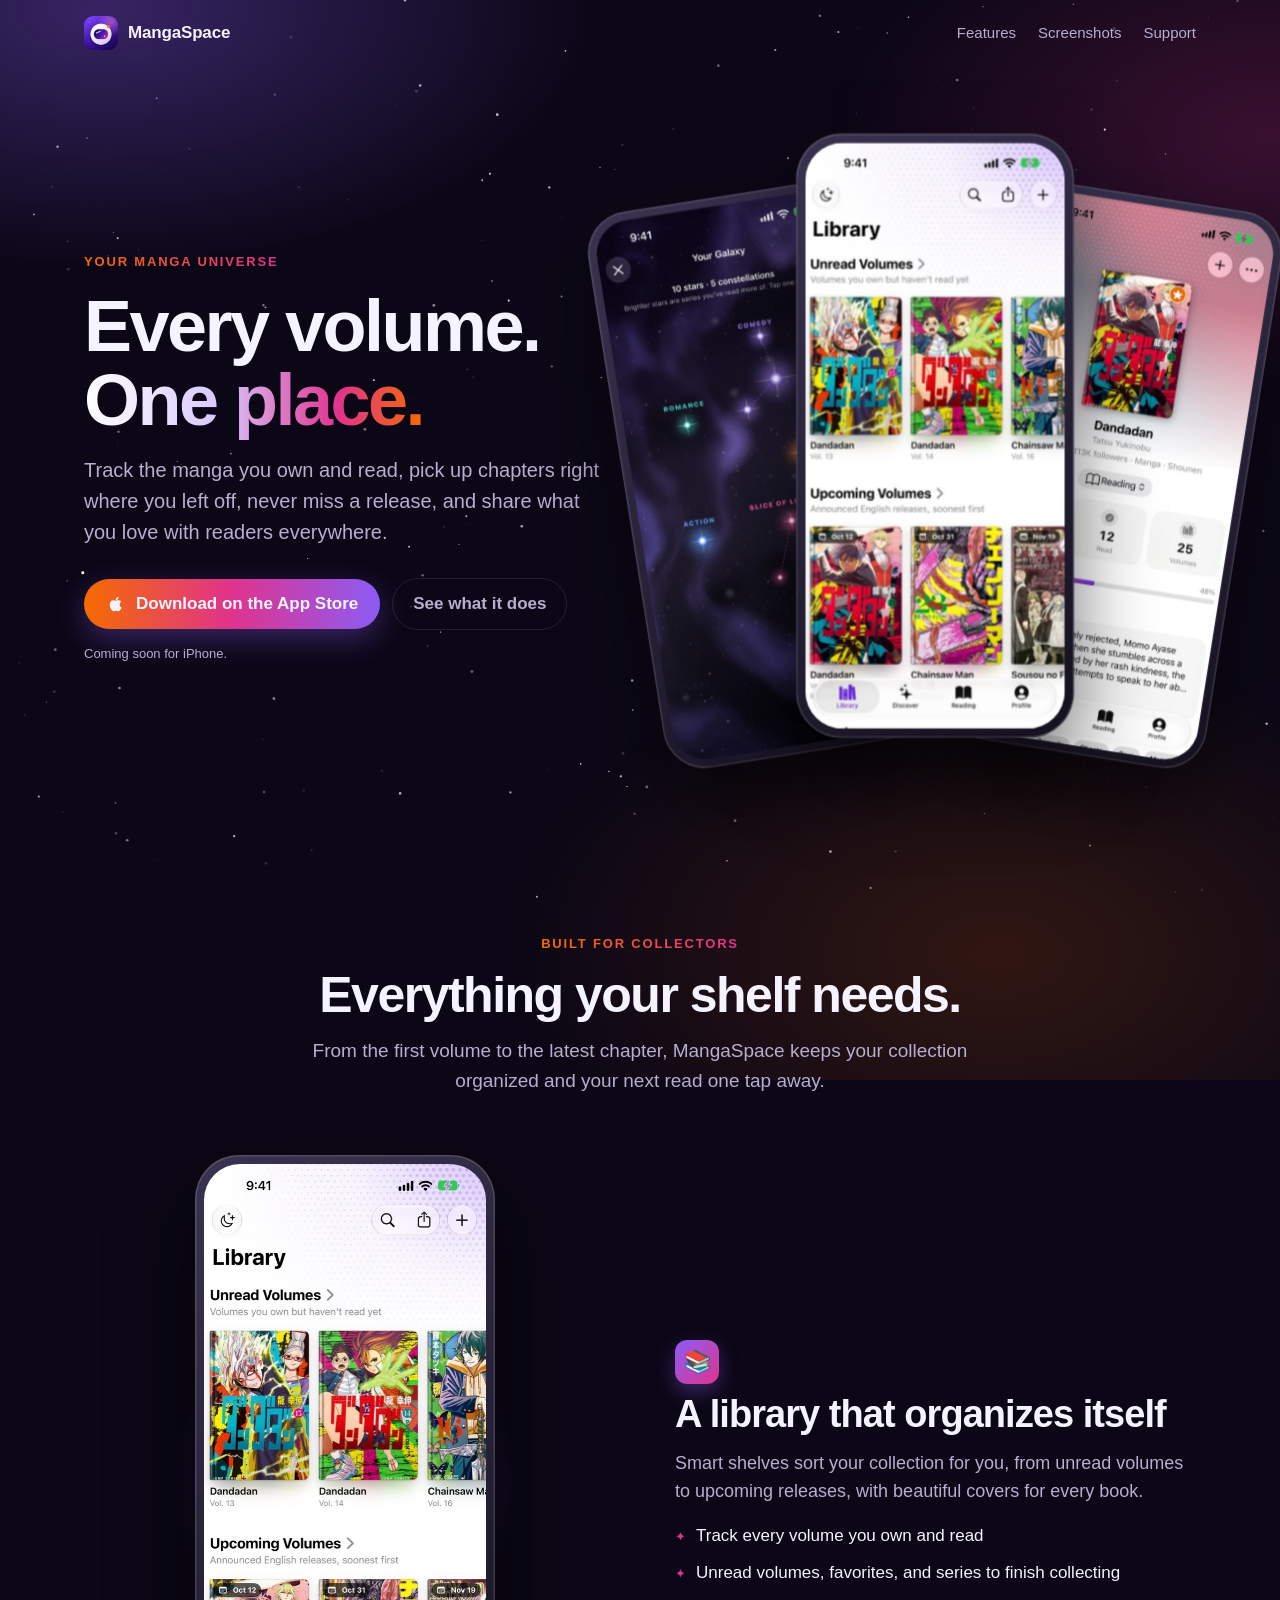
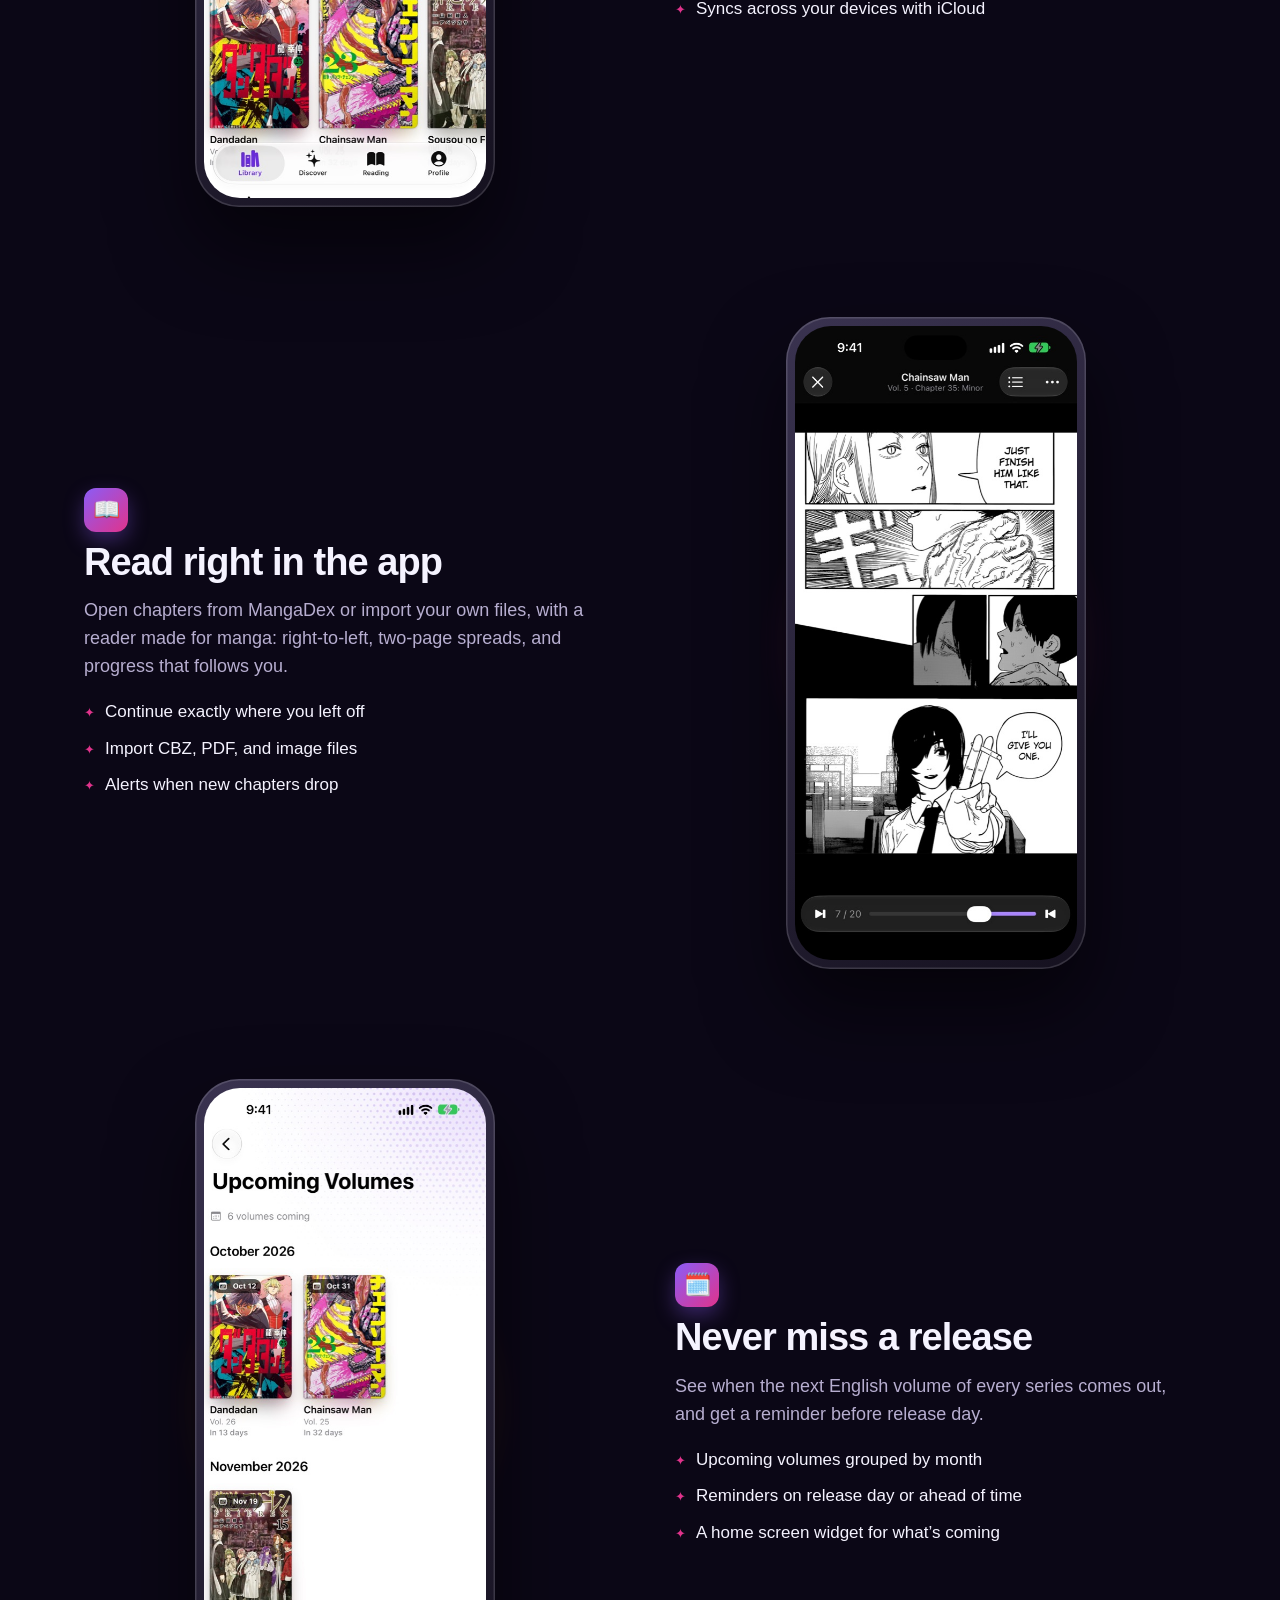
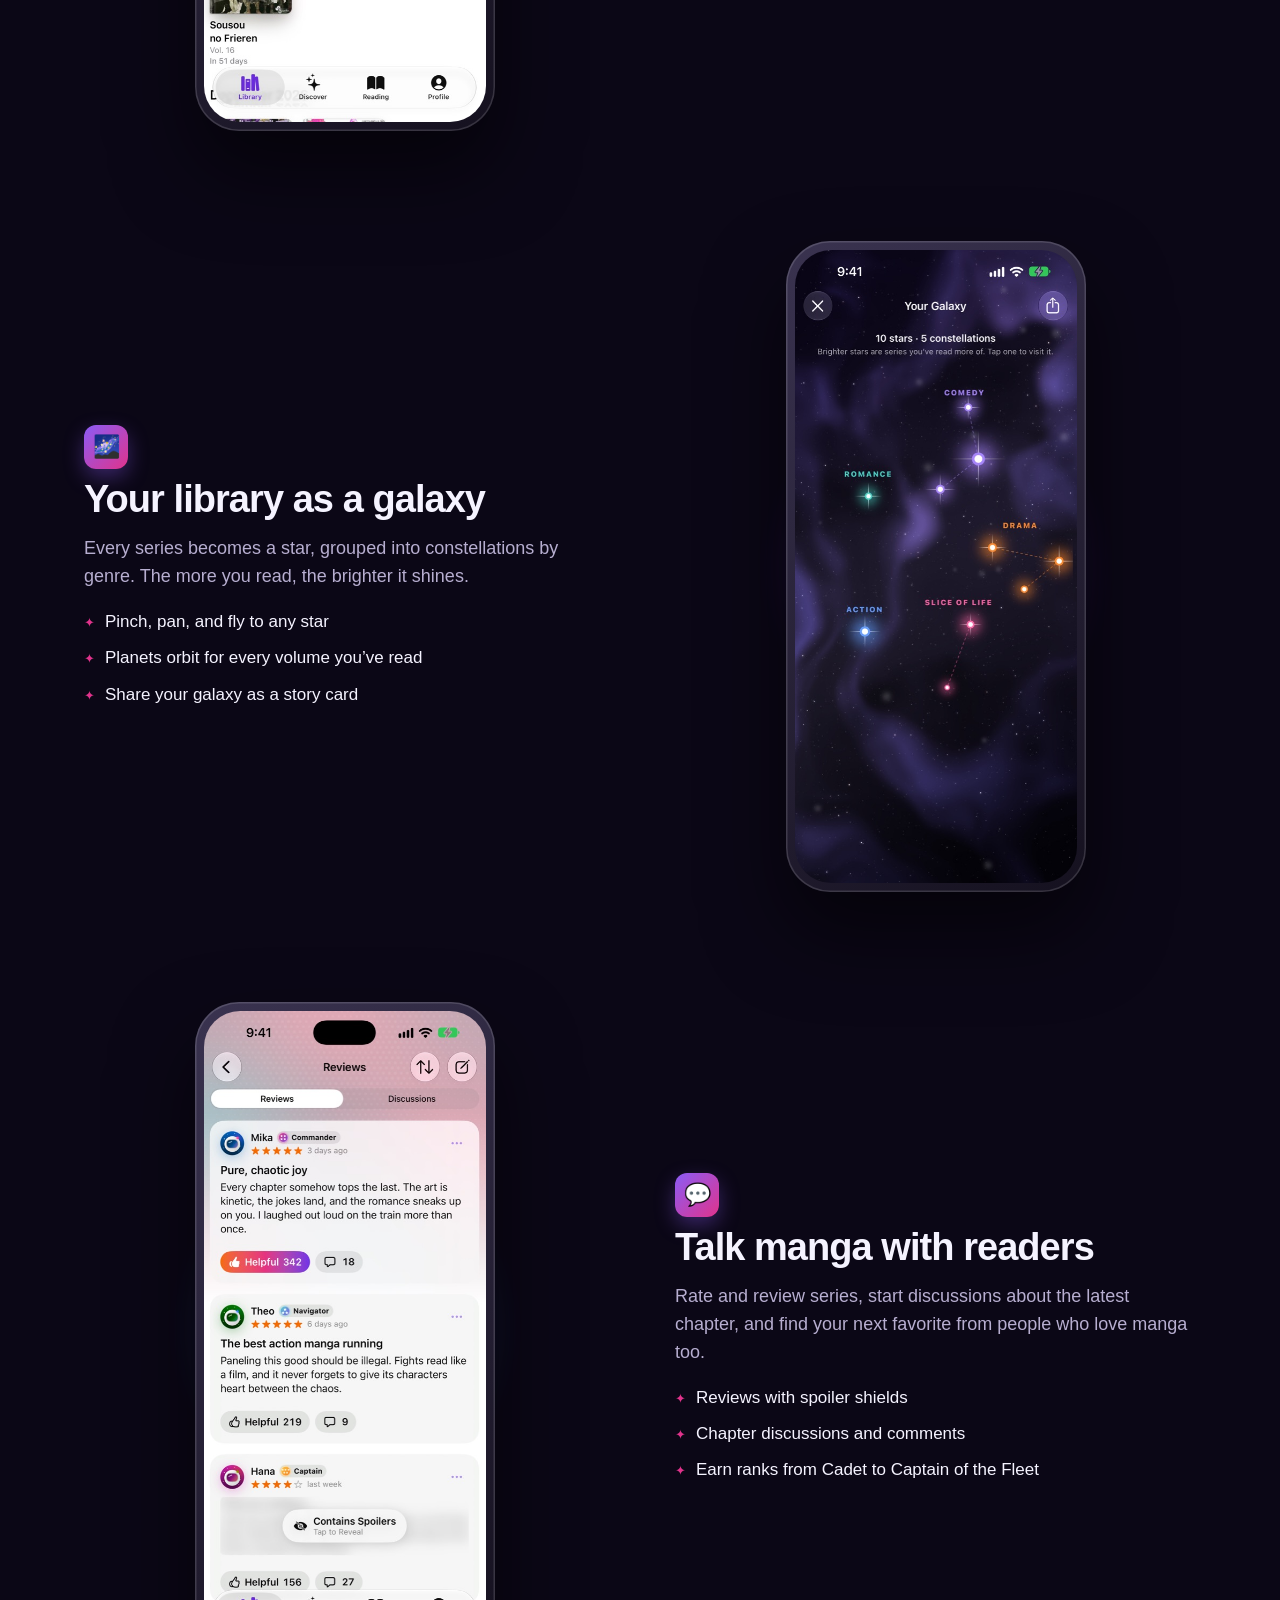
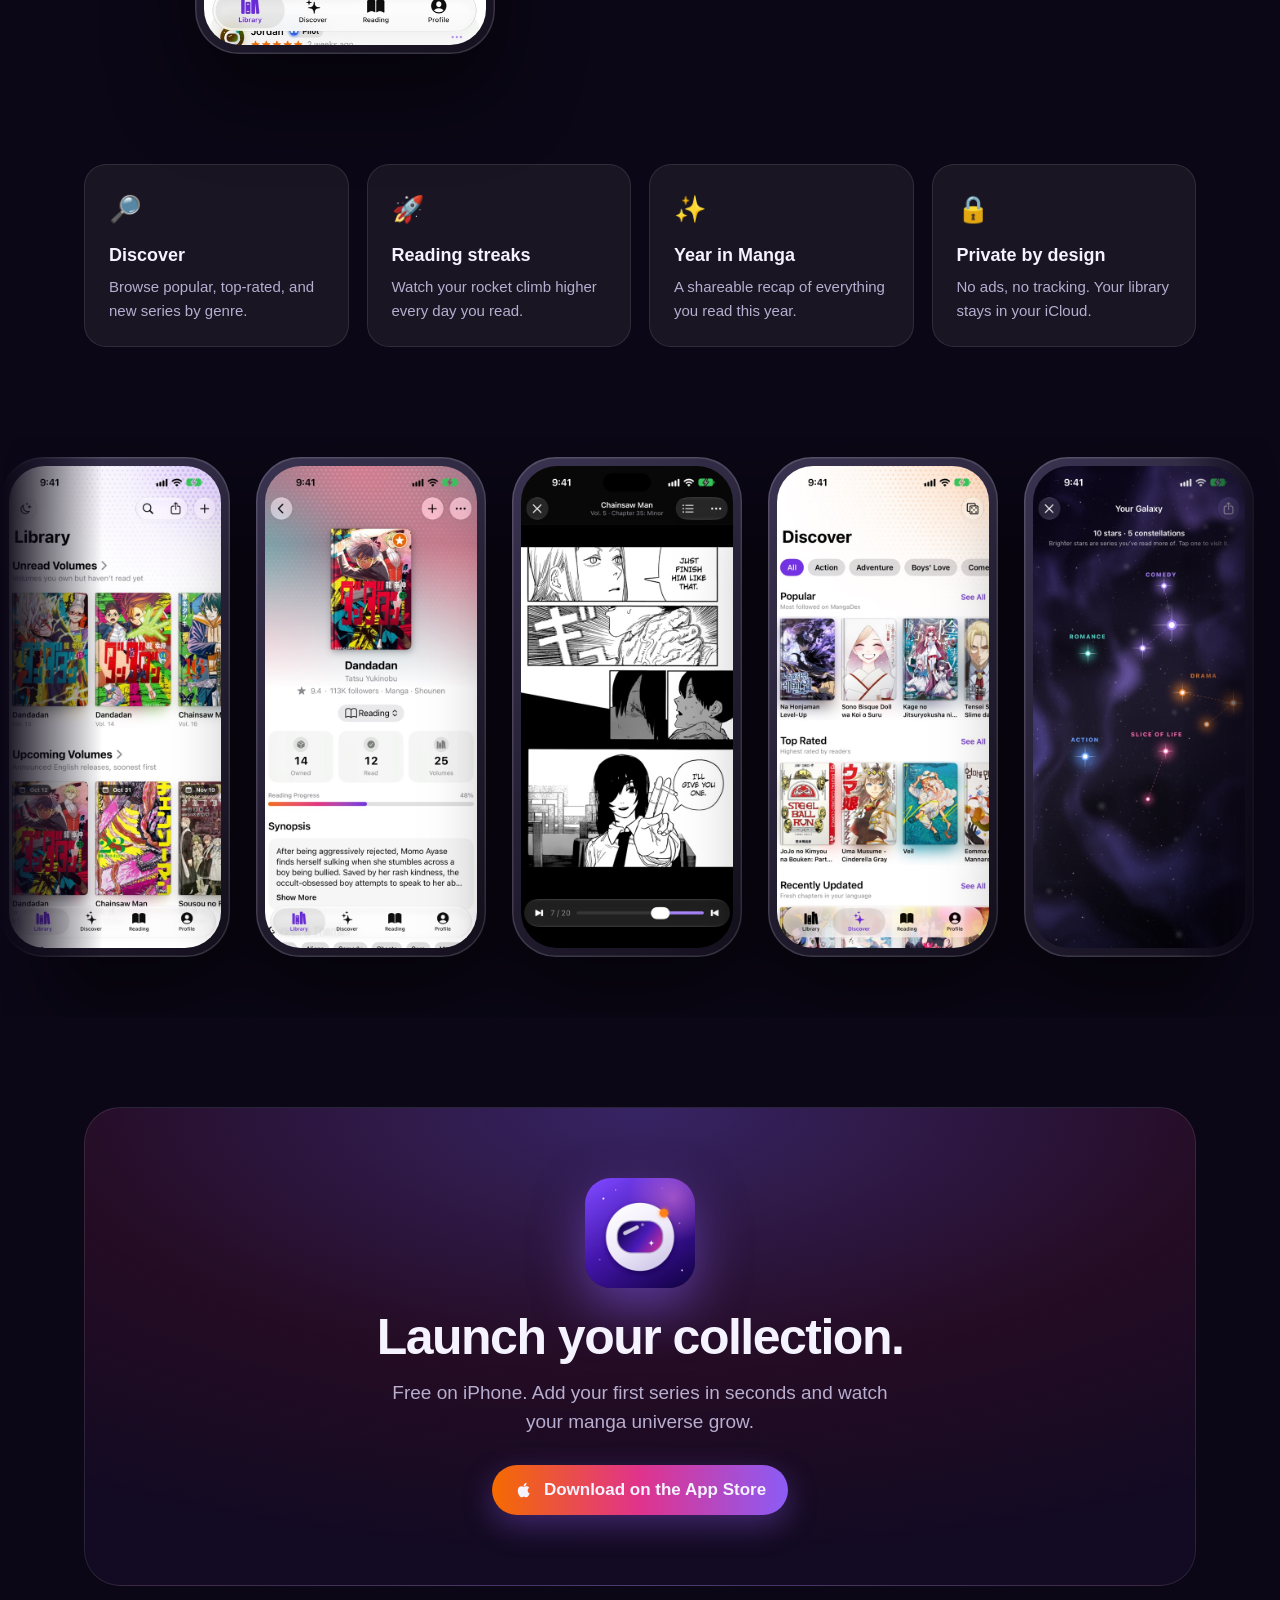
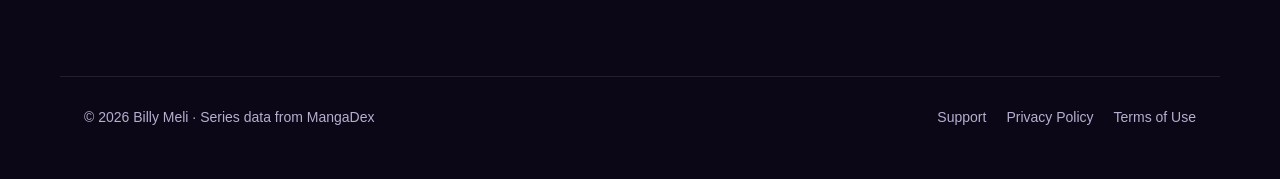
<file: index.html>
<!doctype html>
<html lang="en">
<head>
  <meta charset="utf-8">
  <meta name="viewport" content="width=device-width, initial-scale=1">
  <title>MangaSpace: Manga Tracker · Collect, Track & Read Manga</title>
  <meta name="description" content="Your whole manga universe in one place. Track every volume you own, read chapters, get alerts for new releases, and share reviews with other readers.">
  <meta property="og:title" content="MangaSpace: Manga Tracker">
  <meta property="og:description" content="Collect, track, and read manga. Your whole collection in one place.">
  <meta property="og:image" content="https://mangaspaceapp.com/screens/library.jpg">
  <meta name="apple-itunes-app" content="app-id=6817181804">
  <link rel="icon" href="icon.png">
  <link rel="apple-touch-icon" href="icon.png">
  <link rel="stylesheet" href="landing.css">
</head>
<body>
  <canvas id="sky" aria-hidden="true"></canvas>
  <div class="nebula" aria-hidden="true"></div>

  <header class="site">
    <a class="brand" href="#top"><img src="icon.png" alt="">MangaSpace</a>
    <nav class="links">
      <a href="#features">Features</a>
      <a href="#gallery">Screenshots</a>
      <a href="support.html">Support</a>
    </nav>
  </header>

  <main id="top">
    <div class="hero">
      <div class="reveal shown">
        <span class="eyebrow">Your manga universe</span>
        <h1>Every volume.<br><span class="grad">One place.</span></h1>
        <p class="lead">Track the manga you own and read, pick up chapters right where you left off, never miss a release, and share what you love with readers everywhere.</p>
        <div class="cta">
          <a class="store" href="https://apps.apple.com/app/id6817181804">
            <svg viewBox="0 0 24 24" fill="currentColor" aria-hidden="true"><path d="M16.37 12.62c-.02-2.2 1.8-3.26 1.88-3.31-1.02-1.5-2.62-1.7-3.19-1.72-1.36-.14-2.65.8-3.34.8-.69 0-1.75-.78-2.88-.76-1.48.02-2.85.86-3.61 2.19-1.54 2.67-.39 6.62 1.11 8.79.73 1.06 1.61 2.25 2.75 2.2 1.1-.04 1.52-.71 2.86-.71 1.33 0 1.71.71 2.88.69 1.19-.02 1.94-1.08 2.67-2.14.84-1.23 1.19-2.42 1.21-2.48-.03-.01-2.32-.89-2.34-3.55zM14.18 6.16c.61-.74 1.02-1.76.91-2.78-.88.04-1.94.59-2.57 1.32-.56.65-1.06 1.69-.92 2.69.98.08 1.97-.5 2.58-1.23z"/></svg>
            Download on the App Store
          </a>
          <a class="ghost" href="#features">See what it does</a>
        </div>
        <p class="soon">Coming soon for iPhone.</p>
      </div>
      <div class="stage reveal shown" aria-hidden="true">
        <div class="glow"></div>
        <div class="fan">
          <div class="phone"><img src="screens/galaxy.jpg" alt=""></div>
          <div class="phone"><img src="screens/library.jpg" alt=""></div>
          <div class="phone"><img src="screens/series.jpg" alt=""></div>
        </div>
      </div>
    </div>

    <section id="features">
      <div class="section-title reveal">
        <span class="eyebrow">Built for collectors</span>
        <h2>Everything your shelf needs.</h2>
        <p>From the first volume to the latest chapter, MangaSpace keeps your collection organized and your next read one tap away.</p>
      </div>

      <div class="feature">
        <div class="copy reveal">
          <span class="icon-chip">📚</span>
          <h3>A library that organizes itself</h3>
          <p>Smart shelves sort your collection for you, from unread volumes to upcoming releases, with beautiful covers for every book.</p>
          <ul>
            <li>Track every volume you own and read</li>
            <li>Unread volumes, favorites, and series to finish collecting</li>
            <li>Syncs across your devices with iCloud</li>
          </ul>
        </div>
        <div class="shot reveal delay-2"><div class="phone"><img src="screens/library.jpg" alt="The MangaSpace library with shelves of manga covers"></div></div>
      </div>

      <div class="feature" style="--tint: rgba(224,51,140,.32)">
        <div class="copy reveal">
          <span class="icon-chip">📖</span>
          <h3>Read right in the app</h3>
          <p>Open chapters from MangaDex or import your own files, with a reader made for manga: right-to-left, two-page spreads, and progress that follows you.</p>
          <ul>
            <li>Continue exactly where you left off</li>
            <li>Import CBZ, PDF, and image files</li>
            <li>Alerts when new chapters drop</li>
          </ul>
        </div>
        <div class="shot reveal delay-2"><div class="phone"><img src="screens/reader.jpg" alt="Reading a chapter in MangaSpace"></div></div>
      </div>

      <div class="feature" style="--tint: rgba(245,107,0,.28)">
        <div class="copy reveal">
          <span class="icon-chip">🗓️</span>
          <h3>Never miss a release</h3>
          <p>See when the next English volume of every series comes out, and get a reminder before release day.</p>
          <ul>
            <li>Upcoming volumes grouped by month</li>
            <li>Reminders on release day or ahead of time</li>
            <li>A home screen widget for what’s coming</li>
          </ul>
        </div>
        <div class="shot reveal delay-2"><div class="phone"><img src="screens/upcoming.jpg" alt="Upcoming English volume releases"></div></div>
      </div>

      <div class="feature" style="--tint: rgba(91,33,182,.45)">
        <div class="copy reveal">
          <span class="icon-chip">🌌</span>
          <h3>Your library as a galaxy</h3>
          <p>Every series becomes a star, grouped into constellations by genre. The more you read, the brighter it shines.</p>
          <ul>
            <li>Pinch, pan, and fly to any star</li>
            <li>Planets orbit for every volume you’ve read</li>
            <li>Share your galaxy as a story card</li>
          </ul>
        </div>
        <div class="shot reveal delay-2"><div class="phone"><img src="screens/galaxy.jpg" alt="A library shown as a galaxy of constellations"></div></div>
      </div>

      <div class="feature" style="--tint: rgba(59,130,246,.32)">
        <div class="copy reveal">
          <span class="icon-chip">💬</span>
          <h3>Talk manga with readers</h3>
          <p>Rate and review series, start discussions about the latest chapter, and find your next favorite from people who love manga too.</p>
          <ul>
            <li>Reviews with spoiler shields</li>
            <li>Chapter discussions and comments</li>
            <li>Earn ranks from Cadet to Captain of the Fleet</li>
          </ul>
        </div>
        <div class="shot reveal delay-2"><div class="phone"><img src="screens/community.jpg" alt="Community reviews for a series"></div></div>
      </div>

      <div class="grid">
        <div class="tile reveal"><div class="emoji">🔎</div><h4>Discover</h4><p>Browse popular, top-rated, and new series by genre.</p></div>
        <div class="tile reveal delay-1"><div class="emoji">🚀</div><h4>Reading streaks</h4><p>Watch your rocket climb higher every day you read.</p></div>
        <div class="tile reveal delay-2"><div class="emoji">✨</div><h4>Year in Manga</h4><p>A shareable recap of everything you read this year.</p></div>
        <div class="tile reveal delay-3"><div class="emoji">🔒</div><h4>Private by design</h4><p>No ads, no tracking. Your library stays in your iCloud.</p></div>
      </div>
    </section>

    <div id="gallery" class="gallery" aria-label="App screenshots">
      <div class="track">
        <div class="phone"><img src="screens/library.jpg" alt="Library"></div>
        <div class="phone"><img src="screens/series.jpg" alt="Series page"></div>
        <div class="phone"><img src="screens/reader.jpg" alt="Reader"></div>
        <div class="phone"><img src="screens/discover.jpg" alt="Discover"></div>
        <div class="phone"><img src="screens/galaxy.jpg" alt="Your Galaxy"></div>
        <div class="phone"><img src="screens/community.jpg" alt="Reviews"></div>
        <div class="phone"><img src="screens/reading.jpg" alt="Reading"></div>
        <div class="phone"><img src="screens/profile.jpg" alt="Profile"></div>
        <div class="phone"><img src="screens/recap.jpg" alt="Year in Manga"></div>
      </div>
    </div>

    <section class="final">
      <div class="card reveal">
        <img class="icon" src="icon.png" alt="">
        <h2>Launch your collection.</h2>
        <p>Free on iPhone. Add your first series in seconds and watch your manga universe grow.</p>
        <a class="store" href="https://apps.apple.com/app/id6817181804">
            <svg viewBox="0 0 24 24" fill="currentColor" aria-hidden="true"><path d="M16.37 12.62c-.02-2.2 1.8-3.26 1.88-3.31-1.02-1.5-2.62-1.7-3.19-1.72-1.36-.14-2.65.8-3.34.8-.69 0-1.75-.78-2.88-.76-1.48.02-2.85.86-3.61 2.19-1.54 2.67-.39 6.62 1.11 8.79.73 1.06 1.61 2.25 2.75 2.2 1.1-.04 1.52-.71 2.86-.71 1.33 0 1.71.71 2.88.69 1.19-.02 1.94-1.08 2.67-2.14.84-1.23 1.19-2.42 1.21-2.48-.03-.01-2.32-.89-2.34-3.55zM14.18 6.16c.61-.74 1.02-1.76.91-2.78-.88.04-1.94.59-2.57 1.32-.56.65-1.06 1.69-.92 2.69.98.08 1.97-.5 2.58-1.23z"/></svg>
            Download on the App Store
          </a>
      </div>
    </section>
  </main>

  <footer>
    <span>© 2026 Billy Meli · Series data from MangaDex</span>
    <nav>
      <a href="support.html">Support</a>
      <a href="privacy.html">Privacy Policy</a>
      <a href="terms.html">Terms of Use</a>
    </nav>
  </footer>

  <script src="main.js"></script>
</body>
</html>
</file>
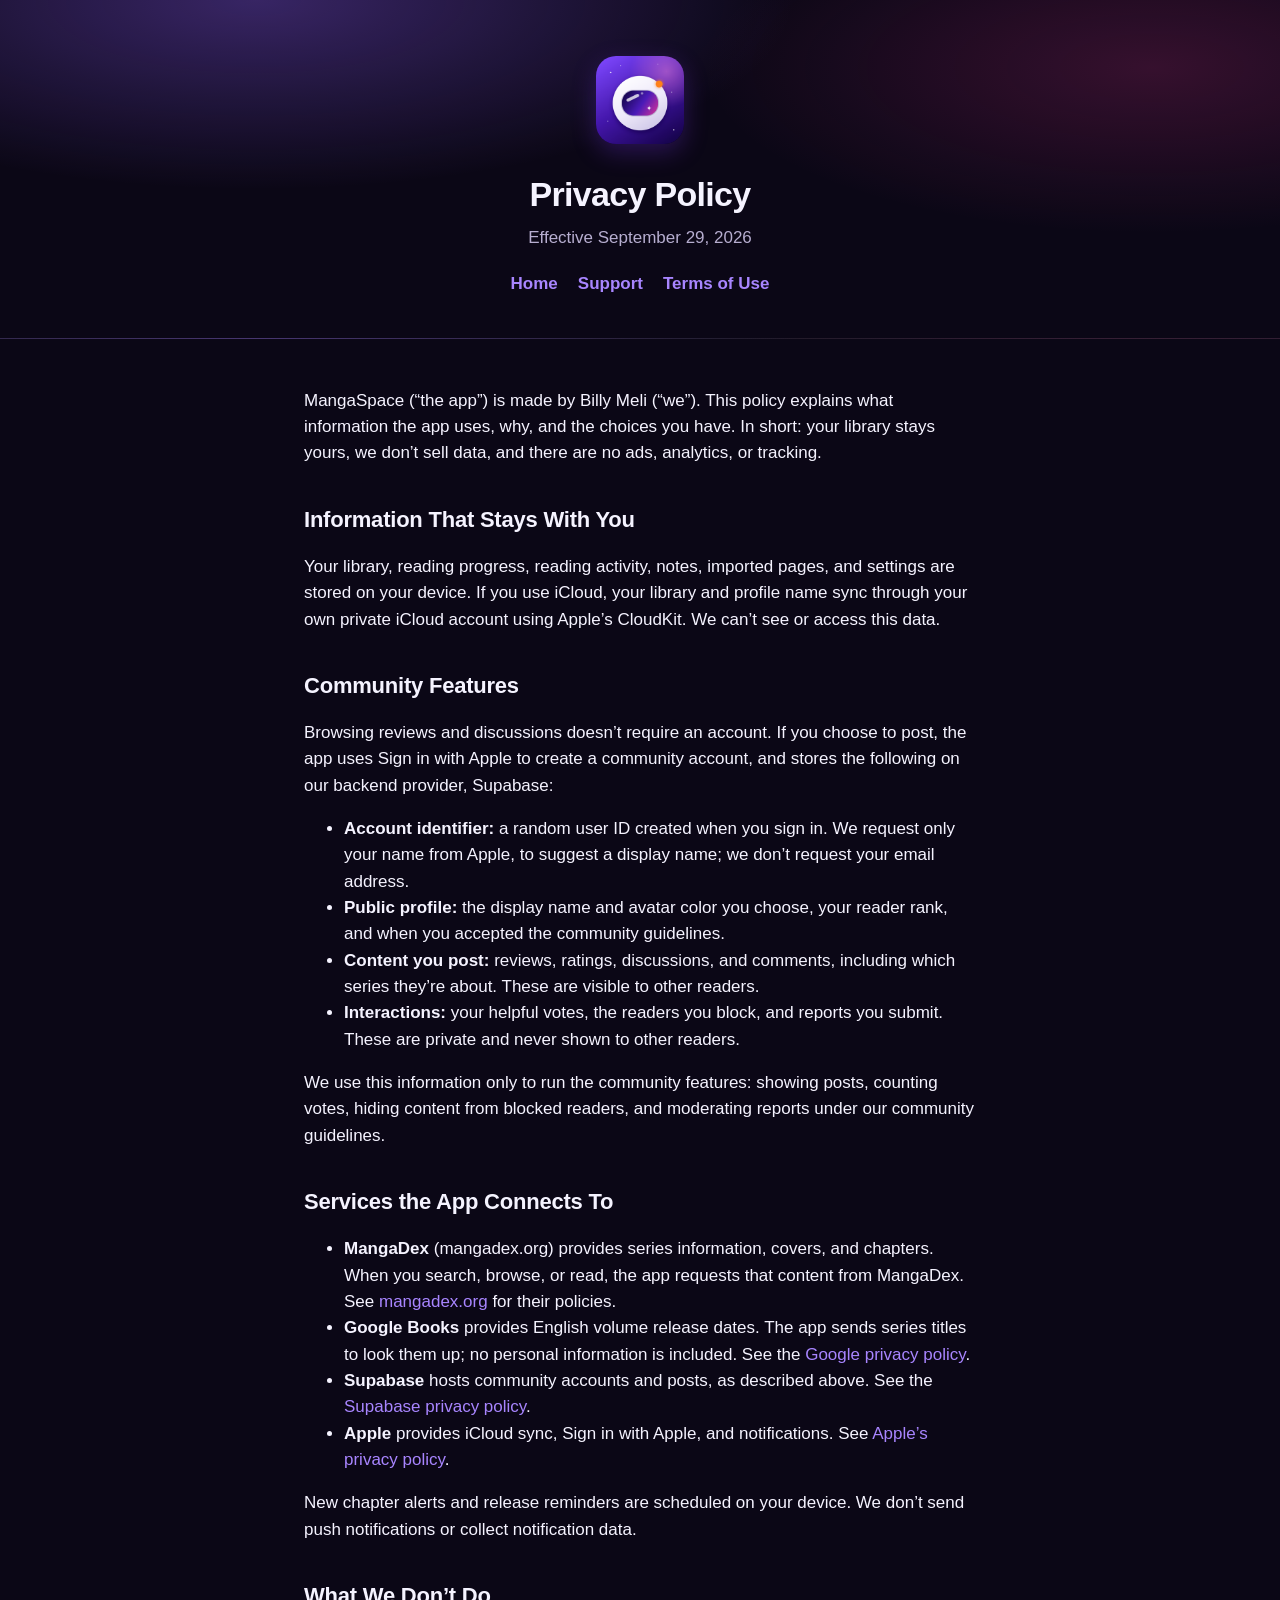
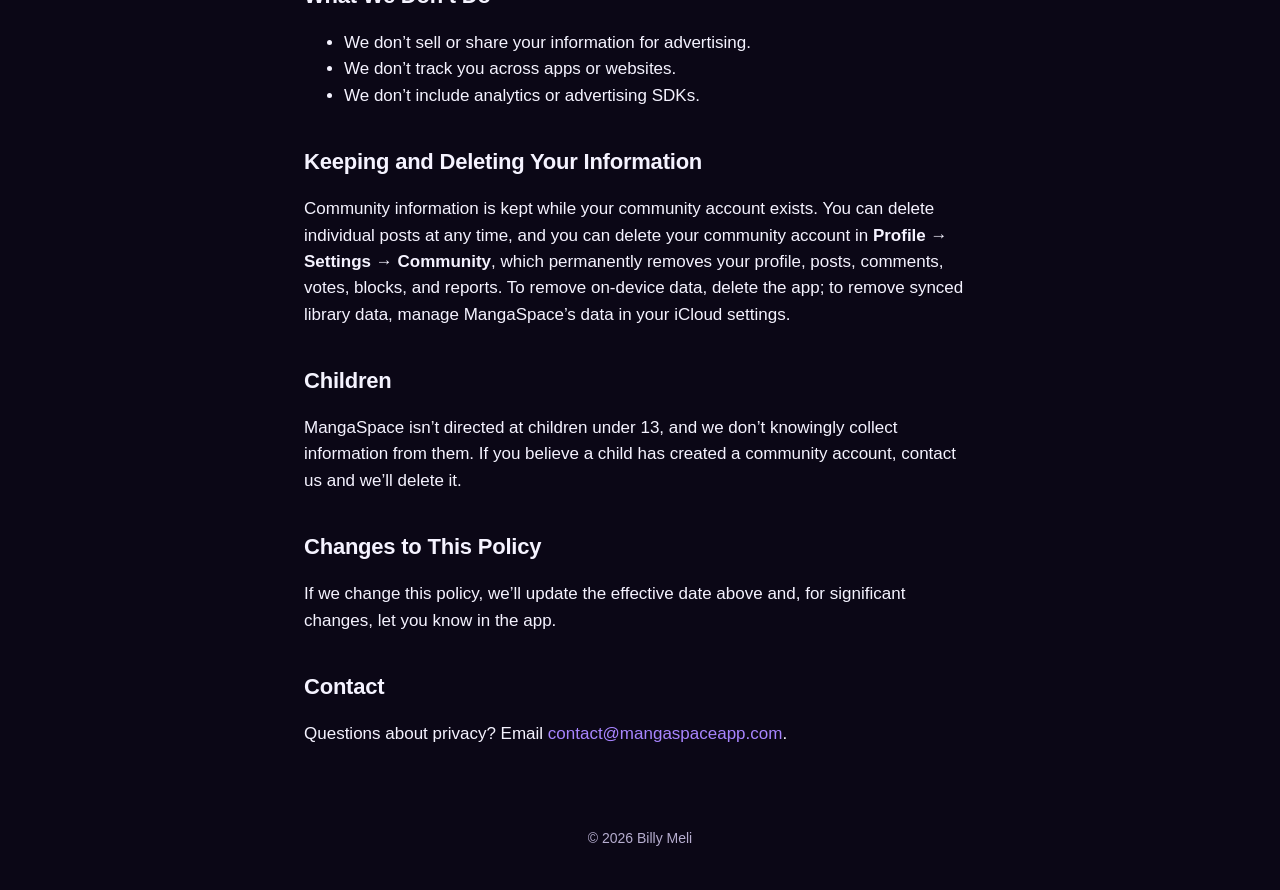
<file: privacy.html>
<!doctype html>
<html lang="en">
<head>
  <meta charset="utf-8">
  <meta name="viewport" content="width=device-width, initial-scale=1">
  <title>Privacy Policy · MangaSpace</title>
  <link rel="stylesheet" href="style.css">
</head>
<body>
  <header>
    <img src="icon.png" alt="MangaSpace app icon">
    <h1>Privacy Policy</h1>
    <p>Effective September 29, 2026</p>
    <nav><a href="index.html">Home</a><a href="support.html">Support</a><a href="terms.html">Terms of Use</a></nav>
  </header>
  <main>
    <p>MangaSpace (“the app”) is made by Billy Meli (“we”). This policy explains what information the app uses, why, and the choices you have. In short: your library stays yours, we don’t sell data, and there are no ads, analytics, or tracking.</p>

    <h2>Information That Stays With You</h2>
    <p>Your library, reading progress, reading activity, notes, imported pages, and settings are stored on your device. If you use iCloud, your library and profile name sync through your own private iCloud account using Apple’s CloudKit. We can’t see or access this data.</p>

    <h2>Community Features</h2>
    <p>Browsing reviews and discussions doesn’t require an account. If you choose to post, the app uses Sign in with Apple to create a community account, and stores the following on our backend provider, Supabase:</p>
    <ul>
      <li><strong>Account identifier:</strong> a random user ID created when you sign in. We request only your name from Apple, to suggest a display name; we don’t request your email address.</li>
      <li><strong>Public profile:</strong> the display name and avatar color you choose, your reader rank, and when you accepted the community guidelines.</li>
      <li><strong>Content you post:</strong> reviews, ratings, discussions, and comments, including which series they’re about. These are visible to other readers.</li>
      <li><strong>Interactions:</strong> your helpful votes, the readers you block, and reports you submit. These are private and never shown to other readers.</li>
    </ul>
    <p>We use this information only to run the community features: showing posts, counting votes, hiding content from blocked readers, and moderating reports under our community guidelines.</p>

    <h2>Services the App Connects To</h2>
    <ul>
      <li><strong>MangaDex</strong> (mangadex.org) provides series information, covers, and chapters. When you search, browse, or read, the app requests that content from MangaDex. See <a href="https://mangadex.org">mangadex.org</a> for their policies.</li>
      <li><strong>Google Books</strong> provides English volume release dates. The app sends series titles to look them up; no personal information is included. See the <a href="https://policies.google.com/privacy">Google privacy policy</a>.</li>
      <li><strong>Supabase</strong> hosts community accounts and posts, as described above. See the <a href="https://supabase.com/privacy">Supabase privacy policy</a>.</li>
      <li><strong>Apple</strong> provides iCloud sync, Sign in with Apple, and notifications. See <a href="https://www.apple.com/legal/privacy/">Apple’s privacy policy</a>.</li>
    </ul>
    <p>New chapter alerts and release reminders are scheduled on your device. We don’t send push notifications or collect notification data.</p>

    <h2>What We Don’t Do</h2>
    <ul>
      <li>We don’t sell or share your information for advertising.</li>
      <li>We don’t track you across apps or websites.</li>
      <li>We don’t include analytics or advertising SDKs.</li>
    </ul>

    <h2>Keeping and Deleting Your Information</h2>
    <p>Community information is kept while your community account exists. You can delete individual posts at any time, and you can delete your community account in <strong>Profile → Settings → Community</strong>, which permanently removes your profile, posts, comments, votes, blocks, and reports. To remove on-device data, delete the app; to remove synced library data, manage MangaSpace’s data in your iCloud settings.</p>

    <h2>Children</h2>
    <p>MangaSpace isn’t directed at children under 13, and we don’t knowingly collect information from them. If you believe a child has created a community account, contact us and we’ll delete it.</p>

    <h2>Changes to This Policy</h2>
    <p>If we change this policy, we’ll update the effective date above and, for significant changes, let you know in the app.</p>

    <h2>Contact</h2>
    <p>Questions about privacy? Email <a href="mailto:contact@mangaspaceapp.com">contact@mangaspaceapp.com</a>.</p>
  </main>
  <footer>© 2026 Billy Meli</footer>
</body>
</html>
</file>
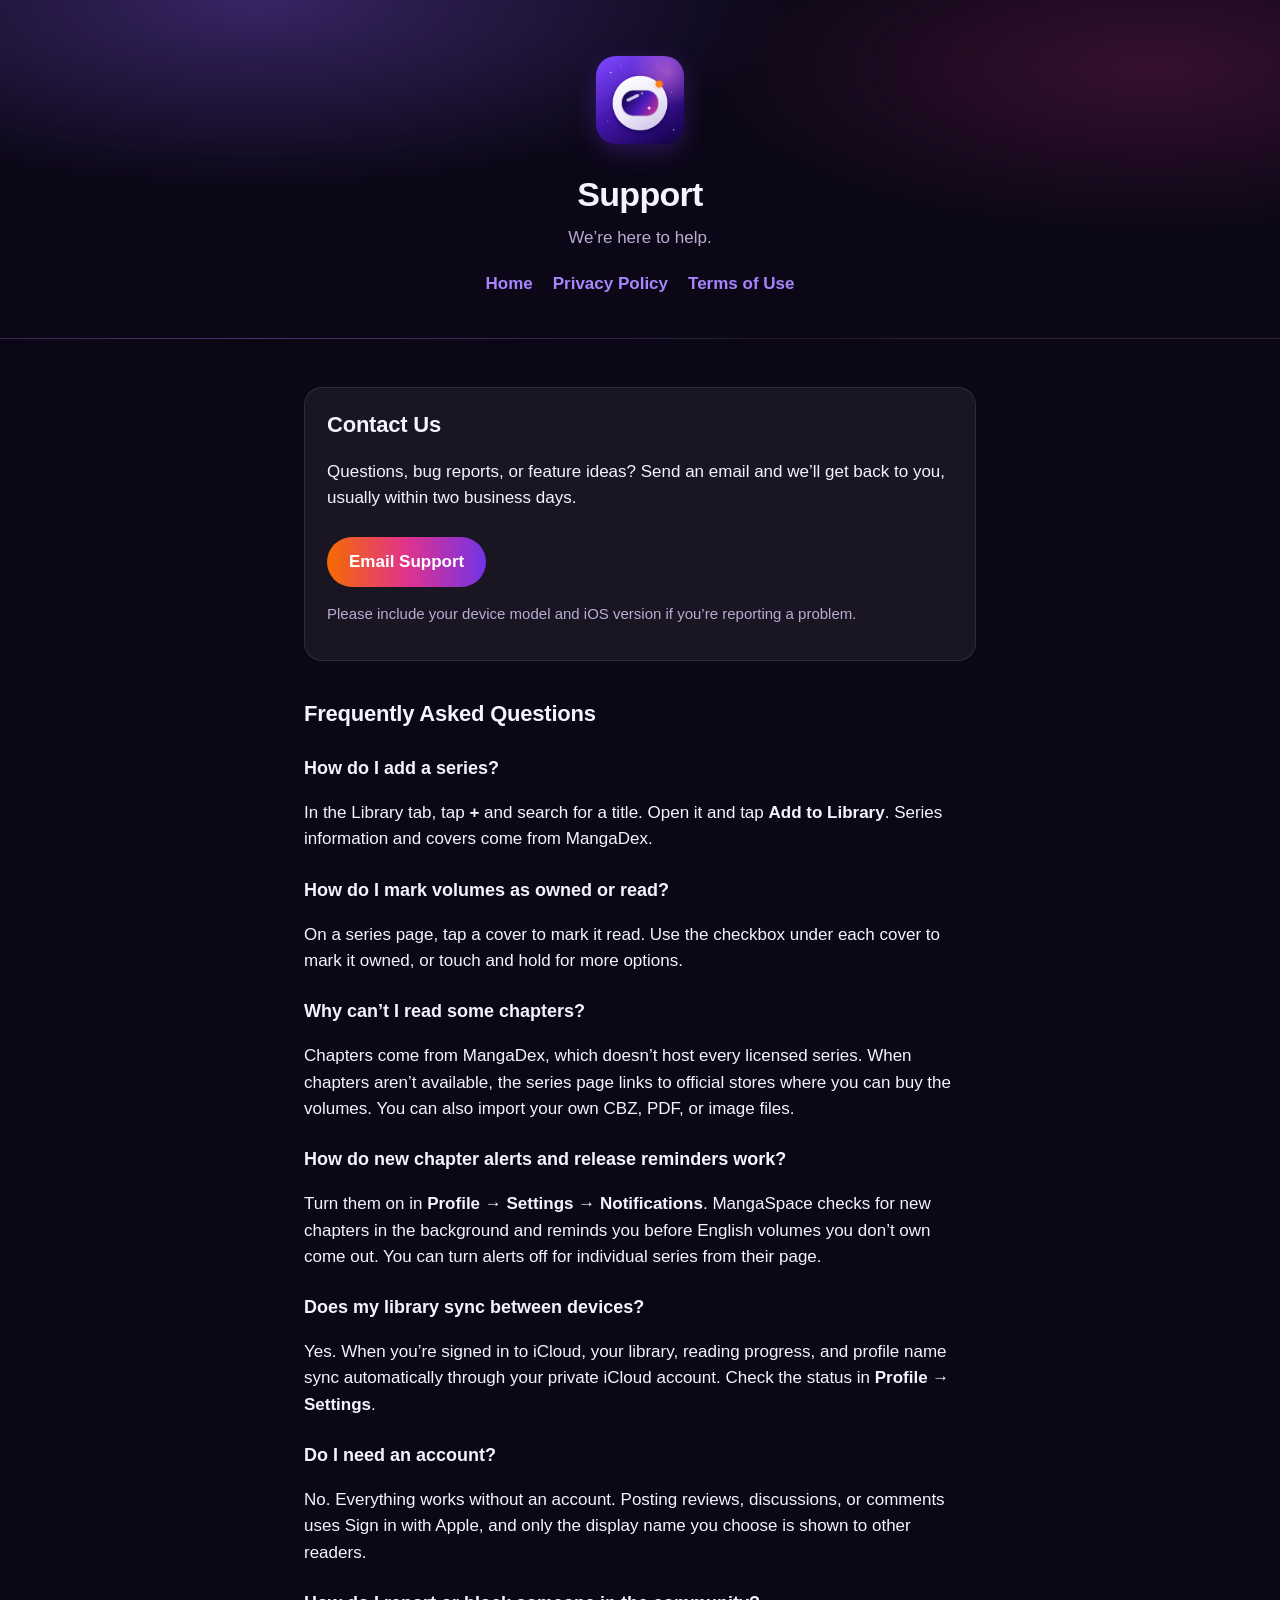
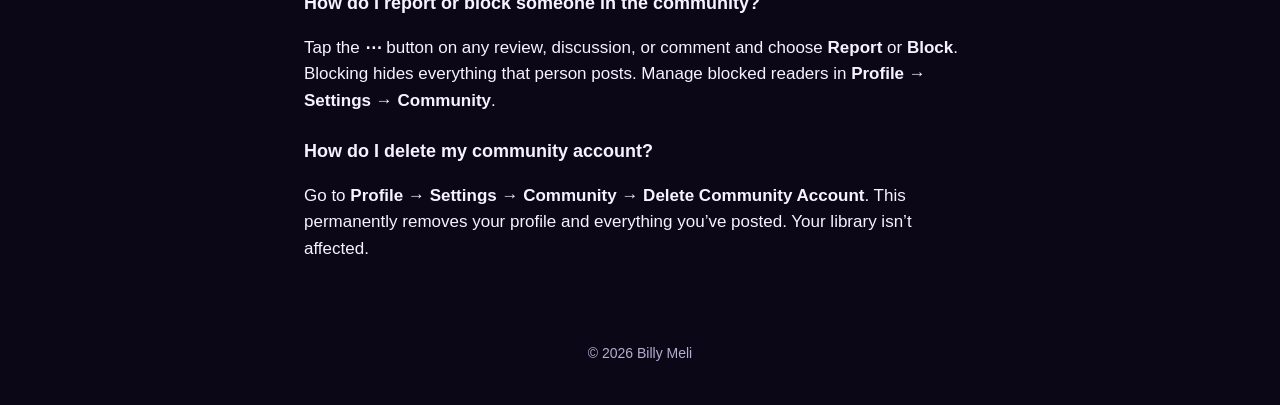
<file: support.html>
<!doctype html>
<html lang="en">
<head>
  <meta charset="utf-8">
  <meta name="viewport" content="width=device-width, initial-scale=1">
  <title>Support · MangaSpace</title>
  <link rel="stylesheet" href="style.css">
</head>
<body>
  <header>
    <img src="icon.png" alt="MangaSpace app icon">
    <h1>Support</h1>
    <p>We’re here to help.</p>
    <nav><a href="index.html">Home</a><a href="privacy.html">Privacy Policy</a><a href="terms.html">Terms of Use</a></nav>
  </header>
  <main>
    <div class="card">
      <h2 style="margin-top:0">Contact Us</h2>
      <p>Questions, bug reports, or feature ideas? Send an email and we’ll get back to you, usually within two business days.</p>
      <a class="button" href="mailto:contact@mangaspaceapp.com?subject=MangaSpace%20Support">Email Support</a>
      <p class="muted">Please include your device model and iOS version if you’re reporting a problem.</p>
    </div>

    <h2>Frequently Asked Questions</h2>

    <h3>How do I add a series?</h3>
    <p>In the Library tab, tap <strong>+</strong> and search for a title. Open it and tap <strong>Add to Library</strong>. Series information and covers come from MangaDex.</p>

    <h3>How do I mark volumes as owned or read?</h3>
    <p>On a series page, tap a cover to mark it read. Use the checkbox under each cover to mark it owned, or touch and hold for more options.</p>

    <h3>Why can’t I read some chapters?</h3>
    <p>Chapters come from MangaDex, which doesn’t host every licensed series. When chapters aren’t available, the series page links to official stores where you can buy the volumes. You can also import your own CBZ, PDF, or image files.</p>

    <h3>How do new chapter alerts and release reminders work?</h3>
    <p>Turn them on in <strong>Profile → Settings → Notifications</strong>. MangaSpace checks for new chapters in the background and reminds you before English volumes you don’t own come out. You can turn alerts off for individual series from their page.</p>

    <h3>Does my library sync between devices?</h3>
    <p>Yes. When you’re signed in to iCloud, your library, reading progress, and profile name sync automatically through your private iCloud account. Check the status in <strong>Profile → Settings</strong>.</p>

    <h3>Do I need an account?</h3>
    <p>No. Everything works without an account. Posting reviews, discussions, or comments uses Sign in with Apple, and only the display name you choose is shown to other readers.</p>

    <h3>How do I report or block someone in the community?</h3>
    <p>Tap the <strong>⋯</strong> button on any review, discussion, or comment and choose <strong>Report</strong> or <strong>Block</strong>. Blocking hides everything that person posts. Manage blocked readers in <strong>Profile → Settings → Community</strong>.</p>

    <h3>How do I delete my community account?</h3>
    <p>Go to <strong>Profile → Settings → Community → Delete Community Account</strong>. This permanently removes your profile and everything you’ve posted. Your library isn’t affected.</p>
  </main>
  <footer>© 2026 Billy Meli</footer>
</body>
</html>
</file>
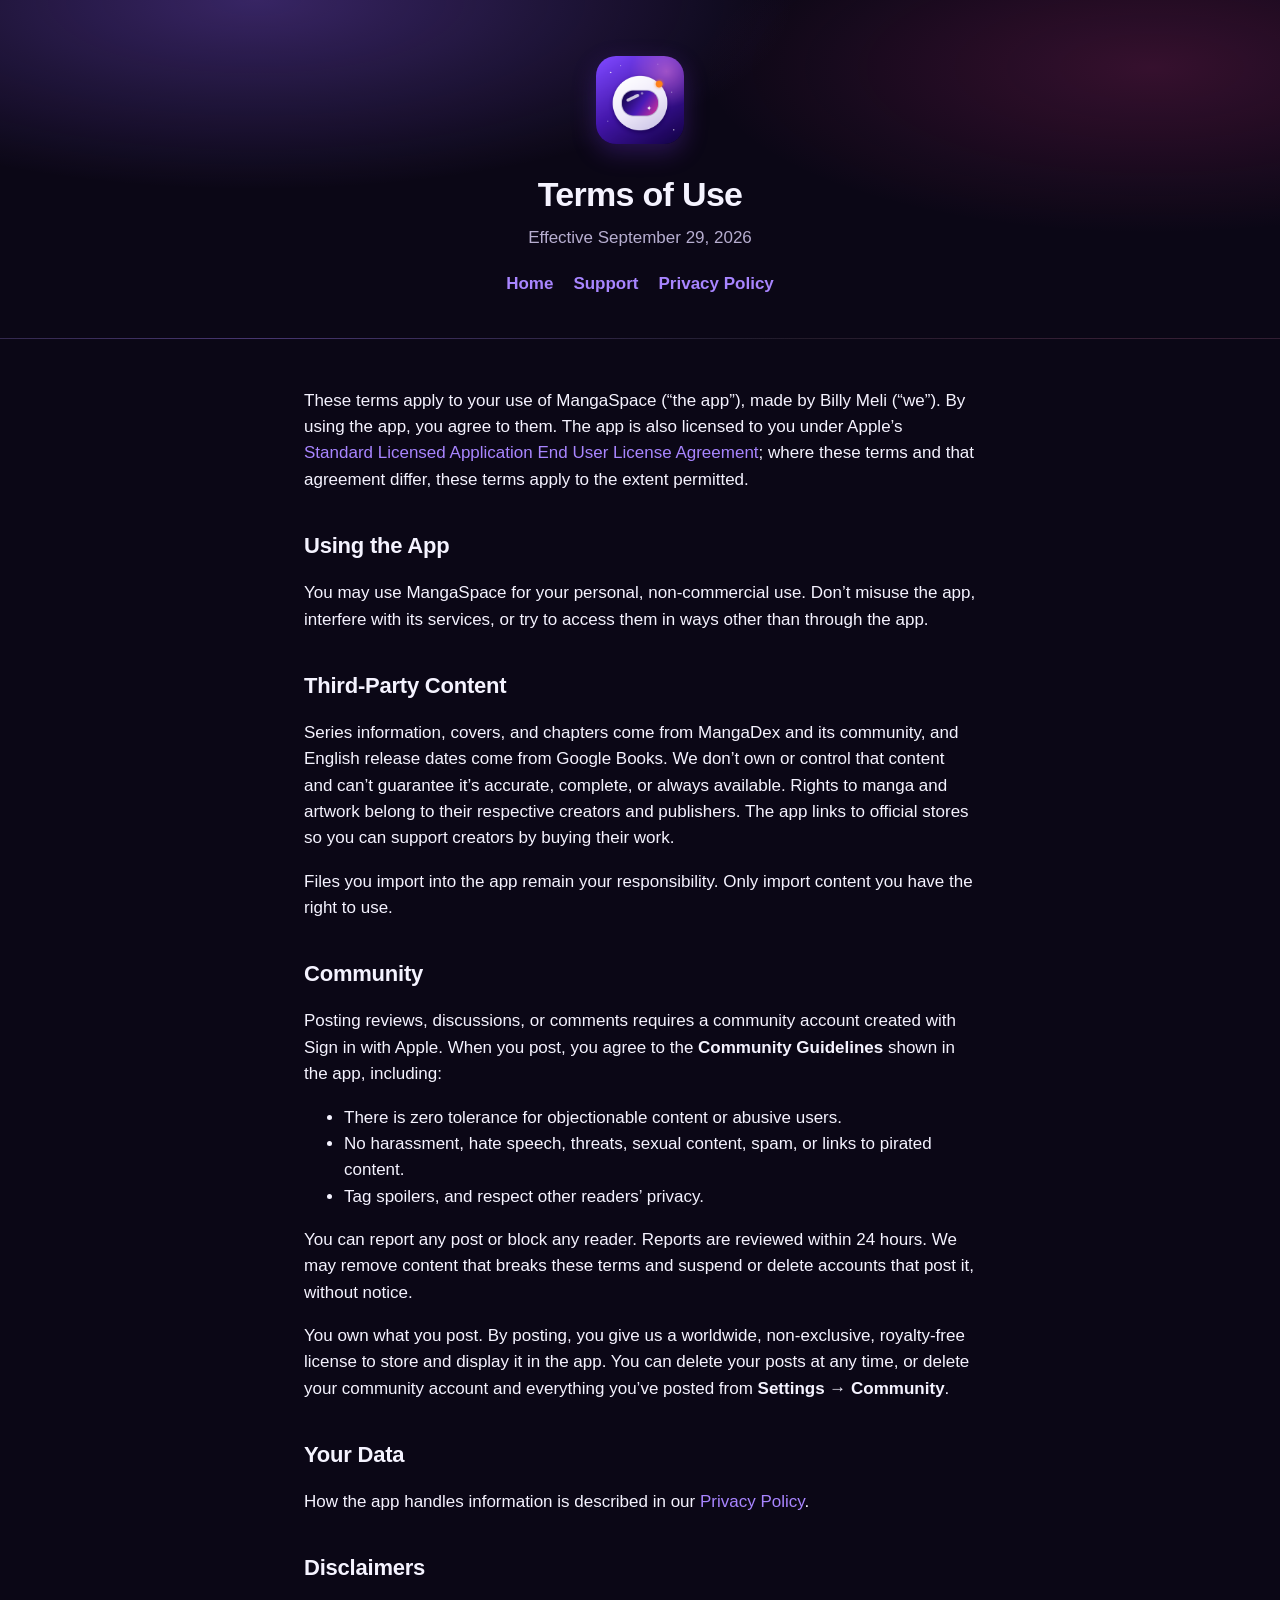
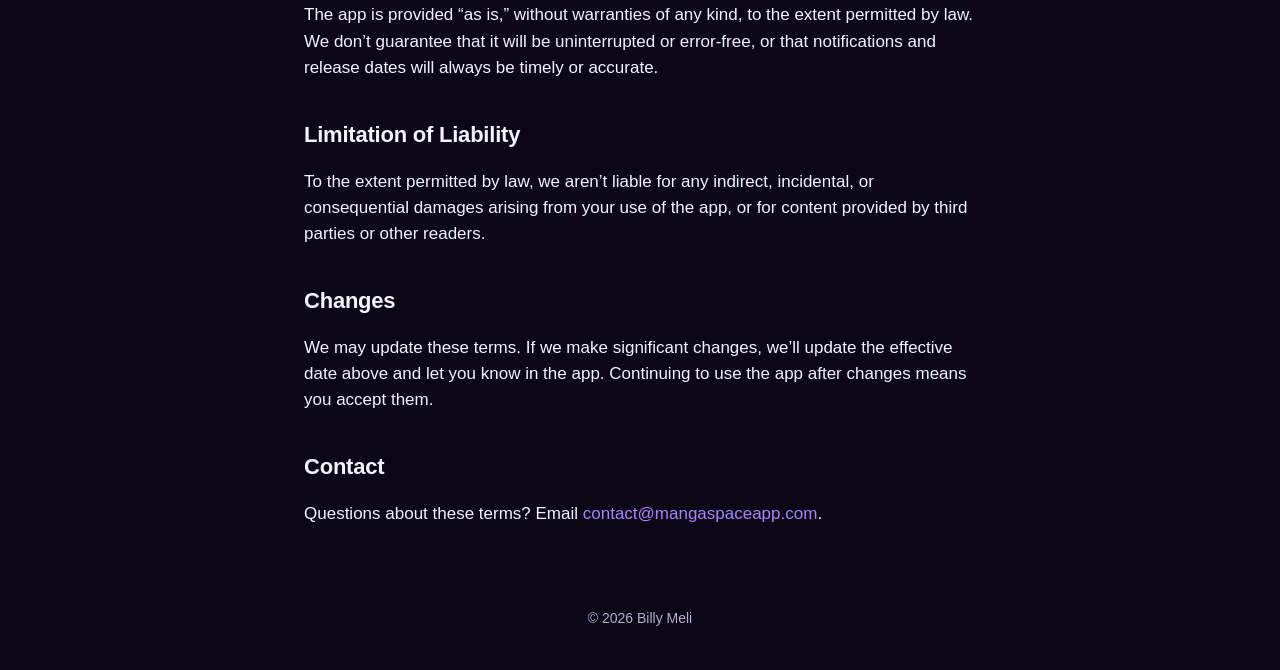
<file: terms.html>
<!doctype html>
<html lang="en">
<head>
  <meta charset="utf-8">
  <meta name="viewport" content="width=device-width, initial-scale=1">
  <title>Terms of Use · MangaSpace</title>
  <link rel="stylesheet" href="style.css">
</head>
<body>
  <header>
    <img src="icon.png" alt="MangaSpace app icon">
    <h1>Terms of Use</h1>
    <p>Effective September 29, 2026</p>
    <nav><a href="index.html">Home</a><a href="support.html">Support</a><a href="privacy.html">Privacy Policy</a></nav>
  </header>
  <main>
    <p>These terms apply to your use of MangaSpace (“the app”), made by Billy Meli (“we”). By using the app, you agree to them. The app is also licensed to you under Apple’s <a href="https://www.apple.com/legal/internet-services/itunes/dev/stdeula/">Standard Licensed Application End User License Agreement</a>; where these terms and that agreement differ, these terms apply to the extent permitted.</p>

    <h2>Using the App</h2>
    <p>You may use MangaSpace for your personal, non-commercial use. Don’t misuse the app, interfere with its services, or try to access them in ways other than through the app.</p>

    <h2>Third-Party Content</h2>
    <p>Series information, covers, and chapters come from MangaDex and its community, and English release dates come from Google Books. We don’t own or control that content and can’t guarantee it’s accurate, complete, or always available. Rights to manga and artwork belong to their respective creators and publishers. The app links to official stores so you can support creators by buying their work.</p>
    <p>Files you import into the app remain your responsibility. Only import content you have the right to use.</p>

    <h2>Community</h2>
    <p>Posting reviews, discussions, or comments requires a community account created with Sign in with Apple. When you post, you agree to the <strong>Community Guidelines</strong> shown in the app, including:</p>
    <ul>
      <li>There is zero tolerance for objectionable content or abusive users.</li>
      <li>No harassment, hate speech, threats, sexual content, spam, or links to pirated content.</li>
      <li>Tag spoilers, and respect other readers’ privacy.</li>
    </ul>
    <p>You can report any post or block any reader. Reports are reviewed within 24 hours. We may remove content that breaks these terms and suspend or delete accounts that post it, without notice.</p>
    <p>You own what you post. By posting, you give us a worldwide, non-exclusive, royalty-free license to store and display it in the app. You can delete your posts at any time, or delete your community account and everything you’ve posted from <strong>Settings → Community</strong>.</p>

    <h2>Your Data</h2>
    <p>How the app handles information is described in our <a href="privacy.html">Privacy Policy</a>.</p>

    <h2>Disclaimers</h2>
    <p>The app is provided “as is,” without warranties of any kind, to the extent permitted by law. We don’t guarantee that it will be uninterrupted or error-free, or that notifications and release dates will always be timely or accurate.</p>

    <h2>Limitation of Liability</h2>
    <p>To the extent permitted by law, we aren’t liable for any indirect, incidental, or consequential damages arising from your use of the app, or for content provided by third parties or other readers.</p>

    <h2>Changes</h2>
    <p>We may update these terms. If we make significant changes, we’ll update the effective date above and let you know in the app. Continuing to use the app after changes means you accept them.</p>

    <h2>Contact</h2>
    <p>Questions about these terms? Email <a href="mailto:contact@mangaspaceapp.com">contact@mangaspaceapp.com</a>.</p>
  </main>
  <footer>© 2026 Billy Meli</footer>
</body>
</html>
</file>
<file: landing.css>
:root {
  --purple: #8B5CF6;
  --purple-deep: #5B21B6;
  --magenta: #E0338C;
  --orange: #F56B00;
  --ink: #0B0716;
  --ink-2: #140C26;
  --text: #F5F3FF;
  --muted: #B7AED0;
  --card: rgba(255, 255, 255, 0.06);
  --stroke: rgba(255, 255, 255, 0.10);
}
* { box-sizing: border-box; }
html { scroll-behavior: smooth; }
body {
  margin: 0;
  font: 17px/1.55 -apple-system, BlinkMacSystemFont, "SF Pro Text", "Helvetica Neue", sans-serif;
  color: var(--text);
  background: var(--ink);
  -webkit-font-smoothing: antialiased;
  overflow-x: hidden;
}
a { color: inherit; text-decoration: none; }
img { display: block; max-width: 100%; }

/* Sky */
#sky { position: fixed; inset: 0; width: 100%; height: 100%; z-index: 0; pointer-events: none; }
.nebula {
  position: fixed; inset: -20%; z-index: 0; pointer-events: none;
  background:
    radial-gradient(40% 30% at 20% 15%, rgba(139, 92, 246, 0.35), transparent 70%),
    radial-gradient(35% 30% at 85% 25%, rgba(224, 51, 140, 0.22), transparent 70%),
    radial-gradient(40% 35% at 70% 90%, rgba(245, 107, 0, 0.16), transparent 70%);
  animation: drift 40s ease-in-out infinite alternate;
}
@keyframes drift { to { transform: translate3d(3%, -2%, 0) scale(1.05); } }
main, header.site, footer { position: relative; z-index: 1; }

/* Navigation */
header.site {
  position: sticky; top: 0; z-index: 10;
  display: flex; align-items: center; justify-content: space-between;
  max-width: 1160px; margin: 0 auto; padding: 16px 24px;
}
header.site::before {
  content: ""; position: absolute; inset: 0; z-index: -1;
  background: rgba(11, 7, 22, 0.55); backdrop-filter: blur(18px); -webkit-backdrop-filter: blur(18px);
  border-bottom: 1px solid var(--stroke); opacity: 0; transition: opacity .3s;
}
header.site.scrolled::before { opacity: 1; }
.brand { display: flex; align-items: center; gap: 10px; font-weight: 700; letter-spacing: -0.01em; }
.brand img { width: 34px; height: 34px; border-radius: 9px; }
.links { display: flex; gap: 22px; font-size: 15px; color: var(--muted); }
.links a:hover { color: var(--text); }

/* Buttons */
.store {
  display: inline-flex; align-items: center; gap: 10px;
  padding: 12px 22px; border-radius: 999px; font-weight: 600;
  background: linear-gradient(90deg, var(--orange), var(--magenta), var(--purple));
  box-shadow: 0 10px 30px rgba(139, 92, 246, 0.35);
  transition: transform .2s, box-shadow .2s;
}
.store:hover { transform: translateY(-2px); box-shadow: 0 14px 40px rgba(139, 92, 246, 0.5); }
.store svg { width: 20px; height: 20px; }
.ghost { padding: 12px 20px; border-radius: 999px; border: 1px solid var(--stroke); color: var(--muted); font-weight: 600; }
.ghost:hover { color: var(--text); border-color: rgba(255,255,255,.25); }

/* Hero */
.hero {
  max-width: 1160px; margin: 0 auto; padding: 60px 24px 40px;
  display: grid; grid-template-columns: 1.05fr 1fr; gap: 40px; align-items: center; min-height: 86vh;
}
.eyebrow {
  display: inline-block; font-size: 13px; font-weight: 700; letter-spacing: .14em; text-transform: uppercase;
  background: linear-gradient(90deg, var(--orange), var(--magenta)); -webkit-background-clip: text; background-clip: text; color: transparent;
}
h1 { font-size: clamp(42px, 6vw, 72px); line-height: 1.03; letter-spacing: -0.035em; margin: 14px 0 18px; }
h1 .grad {
  background: linear-gradient(90deg, #fff, #D8C8FF 40%, var(--magenta) 75%, var(--orange));
  -webkit-background-clip: text; background-clip: text; color: transparent;
}
.lead { font-size: 20px; color: var(--muted); max-width: 520px; margin: 0 0 30px; }
.cta { display: flex; flex-wrap: wrap; gap: 12px; align-items: center; }
.soon { font-size: 13px; color: var(--muted); margin-top: 14px; }

/* Phones */
.stage { position: relative; height: 640px; perspective: 1400px; }
.fan { position: absolute; inset: 0; transform-style: preserve-3d; transition: transform .25s ease-out; }
.phone {
  position: absolute; width: 270px; aspect-ratio: 1320 / 2868; border-radius: 44px; padding: 9px;
  background: linear-gradient(145deg, #3a3350, #15111f); box-shadow: 0 40px 80px rgba(0,0,0,.55), inset 0 0 0 1.5px rgba(255,255,255,.14);
}
.phone img { width: 100%; height: 100%; object-fit: cover; border-radius: 36px; }
.fan .phone:nth-child(1) { left: 50%; top: 40px; transform: translateX(-120%) rotate(-9deg) translateZ(-60px); animation: float 7s ease-in-out infinite; }
.fan .phone:nth-child(2) { left: 50%; top: 0; transform: translateX(-50%) translateZ(40px); z-index: 2; animation: float 6s ease-in-out infinite -2s; }
.fan .phone:nth-child(3) { left: 50%; top: 40px; transform: translateX(20%) rotate(9deg) translateZ(-60px); animation: float 8s ease-in-out infinite -4s; }
@keyframes float { 50% { margin-top: -14px; } }
.glow { position: absolute; left: 50%; top: 50%; width: 520px; height: 520px; transform: translate(-50%, -50%); border-radius: 50%;
  background: radial-gradient(circle, rgba(139,92,246,.45), transparent 65%); filter: blur(20px); }

/* Sections */
section { max-width: 1160px; margin: 0 auto; padding: 90px 24px; }
.section-title { text-align: center; max-width: 720px; margin: 0 auto 60px; }
h2 { font-size: clamp(32px, 4.2vw, 50px); line-height: 1.08; letter-spacing: -0.03em; margin: 12px 0 14px; }
.section-title p { color: var(--muted); font-size: 19px; margin: 0; }

.feature { display: grid; grid-template-columns: 1fr 1fr; gap: 70px; align-items: center; margin-bottom: 110px; }
.feature:nth-of-type(even) .copy { order: 2; }
.feature .copy h3 { font-size: clamp(28px, 3vw, 38px); letter-spacing: -0.025em; line-height: 1.1; margin: 10px 0 14px; }
.feature .copy p { color: var(--muted); font-size: 18px; margin: 0 0 18px; }
.feature ul { list-style: none; padding: 0; margin: 0; display: grid; gap: 10px; }
.feature li { display: flex; gap: 10px; align-items: flex-start; color: var(--text); }
.feature li::before { content: "✦"; color: var(--magenta); font-size: 13px; margin-top: 4px; }
.feature .shot { display: flex; justify-content: center; position: relative; }
.feature .shot .phone { position: relative; width: 300px; }
.feature .shot::before { content: ""; position: absolute; width: 380px; height: 380px; top: 50%; left: 50%; transform: translate(-50%, -50%);
  border-radius: 50%; background: radial-gradient(circle, var(--tint, rgba(139,92,246,.35)), transparent 65%); filter: blur(10px); }
.icon-chip { display: inline-grid; place-items: center; width: 44px; height: 44px; border-radius: 12px; font-size: 22px;
  background: linear-gradient(135deg, var(--purple), var(--magenta)); box-shadow: 0 8px 20px rgba(139,92,246,.35); }

/* Grid of small features */
.grid { display: grid; grid-template-columns: repeat(4, 1fr); gap: 18px; }
.tile { background: var(--card); border: 1px solid var(--stroke); border-radius: 22px; padding: 24px; transition: transform .25s, border-color .25s; }
.tile:hover { transform: translateY(-4px); border-color: rgba(255,255,255,.22); }
.tile .emoji { font-size: 26px; }
.tile h4 { margin: 12px 0 6px; font-size: 18px; }
.tile p { margin: 0; color: var(--muted); font-size: 15px; }

/* Gallery marquee */
.gallery { overflow: hidden; padding: 20px 0 60px; mask-image: linear-gradient(90deg, transparent, #000 8%, #000 92%, transparent); }
.track { display: flex; gap: 26px; width: max-content; animation: scroll 60s linear infinite; }
.gallery:hover .track { animation-play-state: paused; }
.track .phone { position: relative; width: 230px; flex: none; }
@keyframes scroll { to { transform: translateX(-50%); } }

/* Final call to action */
.final { text-align: center; }
.final .card {
  position: relative; overflow: hidden; padding: 70px 30px; border-radius: 36px; border: 1px solid var(--stroke);
  background: radial-gradient(120% 120% at 50% 0%, rgba(139,92,246,.35), rgba(224,51,140,.12) 45%, rgba(20,12,38,.8) 80%);
}
.final img.icon { width: 110px; height: 110px; border-radius: 26px; margin: 0 auto 22px; box-shadow: 0 20px 50px rgba(139,92,246,.5); animation: bob 5s ease-in-out infinite; }
@keyframes bob { 50% { transform: translateY(-10px) rotate(-3deg); } }
.final p { color: var(--muted); font-size: 19px; margin: 0 auto 28px; max-width: 520px; }

footer { max-width: 1160px; margin: 0 auto; padding: 30px 24px 50px; display: flex; flex-wrap: wrap; gap: 16px; justify-content: space-between; color: var(--muted); font-size: 14px; border-top: 1px solid var(--stroke); }
footer nav { display: flex; gap: 20px; }
footer a:hover { color: var(--text); }

/* Scroll reveal */
.reveal { opacity: 0; transform: translateY(36px); transition: opacity .9s cubic-bezier(.2,.7,.2,1), transform .9s cubic-bezier(.2,.7,.2,1); }
.reveal.shown { opacity: 1; transform: none; }
.reveal.delay-1 { transition-delay: .1s; } .reveal.delay-2 { transition-delay: .2s; } .reveal.delay-3 { transition-delay: .3s; }

@media (max-width: 900px) {
  .hero { grid-template-columns: 1fr; text-align: center; padding-top: 30px; min-height: auto; }
  .lead { margin-left: auto; margin-right: auto; }
  .cta { justify-content: center; }
  .stage { height: 520px; }
  .phone { width: 220px; }
  .feature { grid-template-columns: 1fr; gap: 36px; text-align: center; }
  .feature:nth-of-type(even) .copy { order: 0; }
  .feature ul { justify-items: center; }
  .grid { grid-template-columns: repeat(2, 1fr); }
  .links { display: none; }
}
@media (prefers-reduced-motion: reduce) {
  *, *::before, *::after { animation: none !important; transition: none !important; }
  .reveal { opacity: 1; transform: none; }
}
</file>
<file: style.css>
:root {
  --purple: #A885FF;
  --orange: #F56B00;
  --text: #F5F3FF;
  --secondary: #B7AED0;
  --background: #0B0716;
  --card: rgba(255, 255, 255, 0.06);
}
* { box-sizing: border-box; }
body {
  margin: 0;
  font: 17px/1.55 -apple-system, BlinkMacSystemFont, "SF Pro Text", "Helvetica Neue", sans-serif;
  color: var(--text);
  background: var(--background);
  -webkit-font-smoothing: antialiased;
}
header {
  padding: 56px 24px 40px;
  text-align: center;
  background:
    radial-gradient(60% 80% at 20% 0%, rgba(139, 92, 246, 0.35), transparent 70%),
    radial-gradient(50% 70% at 90% 20%, rgba(224, 51, 140, 0.2), transparent 70%),
    #0B0716;
  border-bottom: 1px solid rgba(255, 255, 255, 0.08);
}
header img { width: 88px; height: 88px; border-radius: 20px; box-shadow: 0 8px 24px rgba(115, 51, 230, 0.3); }
header h1 { margin: 16px 0 4px; font-size: 34px; letter-spacing: -0.02em; }
header p { margin: 0; color: var(--secondary); }
main { max-width: 720px; margin: 0 auto; padding: 32px 24px 64px; }
h2 { font-size: 22px; margin: 36px 0 8px; letter-spacing: -0.01em; }
h3 { font-size: 18px; margin: 24px 0 4px; }
p, li { color: var(--text); }
.muted { color: var(--secondary); font-size: 15px; }
a { color: var(--purple); text-decoration: none; }
a:hover { text-decoration: underline; }
.card { background: var(--card); border: 1px solid rgba(255,255,255,.1); border-radius: 18px; padding: 20px 22px; margin: 16px 0; }
.button {
  display: inline-block; margin-top: 8px; padding: 12px 22px; border-radius: 999px; color: #fff;
  background: linear-gradient(90deg, var(--orange), #E0338C, #7333E6); font-weight: 600;
}
.button:hover { text-decoration: none; opacity: 0.9; }
nav { text-align: center; margin-top: 20px; }
nav a { margin: 0 10px; font-weight: 600; }
footer { text-align: center; color: var(--secondary); font-size: 14px; padding: 0 24px 40px; }
</file>
